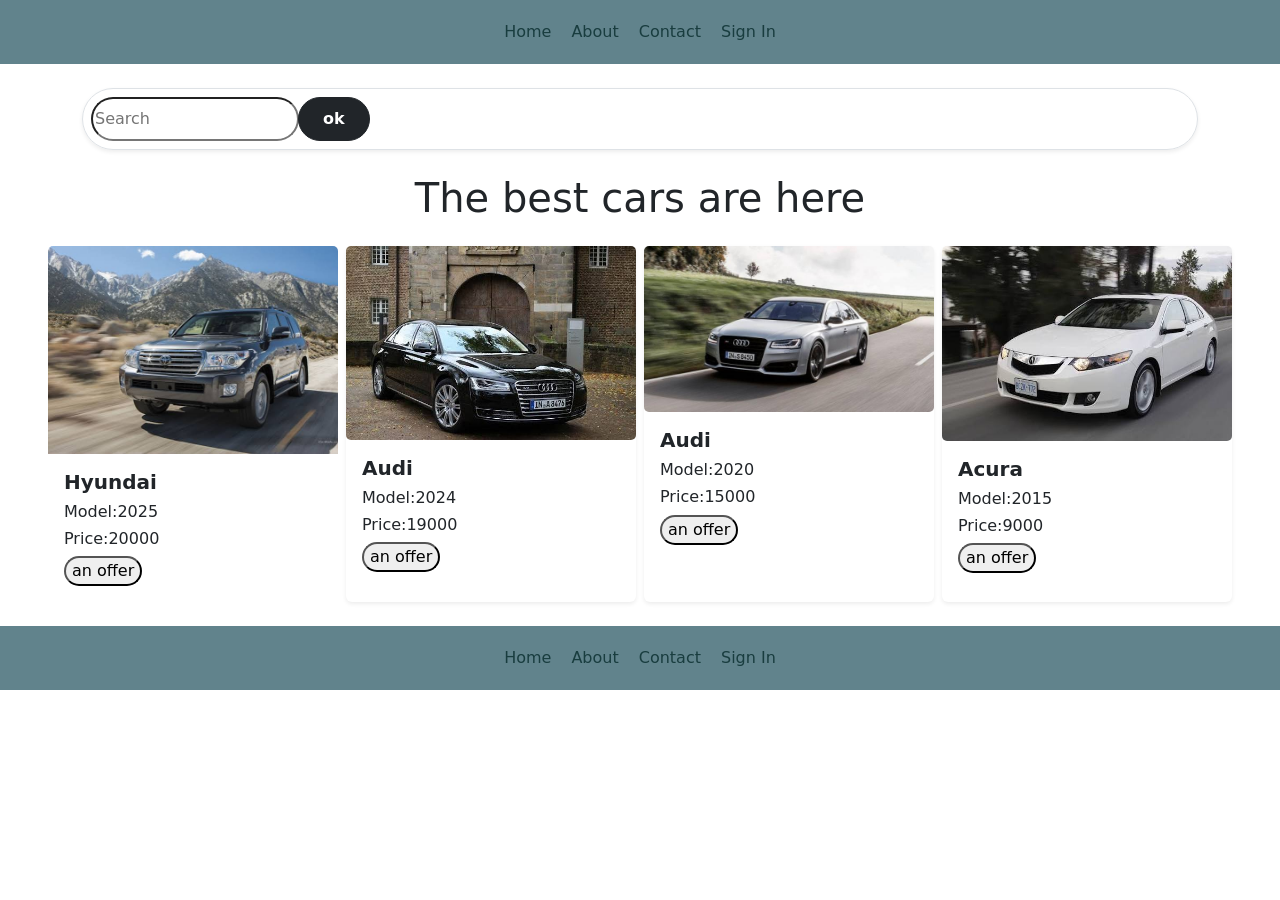
<file: final/index.html>
<!DOCTYPE html>
<html lang="en">
<head>
    <meta charset="UTF-8">
    <meta name="viewport" content="width=device-width, initial-scale=1.0">
    <title>Document</title>
    <link rel="stylesheet" href="./style.css">
    <link href="https://cdn.jsdelivr.net/npm/bootstrap@5.3.8/dist/css/bootstrap.min.css" 
    rel="stylesheet" 
    integrity="sha384-sRIl4kxILFvY47J16cr9ZwB07vP4J8+LH7qKQnuqkuIAvNWLzeN8tE5YBujZqJLB"
     crossorigin="anonymous">

</head>
<body class="kjj  bg-white text-dark">
    <header class="header">
        <nav class="nav ">
            <a href="./index.html">Home</a>
            <a href="./about.html">About</a>
            <a href="./contact.html">Contact</a>
            <a id="car1" href="./s.html">Sign In</a>
           
        </nav>
    </header>


        <main>
            <div class="container my-4">
               <div class="row justify-content-center">
<div class-="col-md-8 col-lg-6">

<div class="input-group  shadow-sm rounded-pill p-2 bg-wight border">
    <input  type="text"  class="form-class py-2 rounded-pill" placeholder="Search">
    <button class="btn btn-dark px-4 rounded-pill fw-bold" type="button">ok</button>
</div>

</div>
</div>
            </div>
<h2 class="h1 shadow-ms text-center"> The best cars are here</h2>


<section class=" section  container-fluid my-4 p-0 px-5 g-3">
<div class="row row-cols-1 row-cols-md-2  row-cols-lg-4 g-2  ">
    <div class="col">
        <div class="card h-100  border-0 ">
<img src="./l.jpg" class="card-img-top" alt="car">
<div class="card-body">
<h5 class="card-title fw-bold">Hyundai</h5>
<h6>Model:2025</h6>
<h6>Price:20000</h6>

<p class="card-text text-muted">
    <button class="buu">an offer</button>
</div>
        </div>
</div>

<div class="col">
<div class="card h-100 shadow-sm border-0">
<img src="./images (2).jpg" class="card-img" >

<div class="card-body">
<h5 class="card-title fw-bold">Audi</h5>
<h6>Model:2024</h6>
<h6>Price:19000</h6>
<p class="card-text text-muted">
      <button class="buu">an offer</button>
</div>
</div>
     
</div>
<div class="col">
<div class="card h-100 shadow-sm border-0">
<img src="./images (1).jpg" class="card-img">
<div class="card-body">
<h5 class="card-title fw-bold">Audi</h5>
<h6>Model:2020</h6>
<h6>Price:15000</h6>
<p class="card-text text-muted">
      <button class="buu">an offer</button>
</div>
</div>
     

    </div>
<div class="col">
<div class="card h-100 shadow-sm border-0">
<img src="./images.jpg " class="card-img">
<div class="card-body">
<h5 class="card-title fw-bold">Acura </h5>
<h6>Model:2015</h6>
<h6>Price:9000</h6>
<p class="card-text text-muted">
      <button class="buu  ">an offer</button>
</div>
</div>
</div>

 
</div>
</div>
</section>
        </main>
        <footer class="footer">
            

      <nav class="nav">
            <a href="index.html">Home</a>
            <a href="about.html">About</a>
            <a href="contact.html">Contact</a>
            <a href="final/f.html">Sign In</a>
        </nav>



        </footer>
        <script src="./main.js"></script>
    </body>
    </html>
</file>
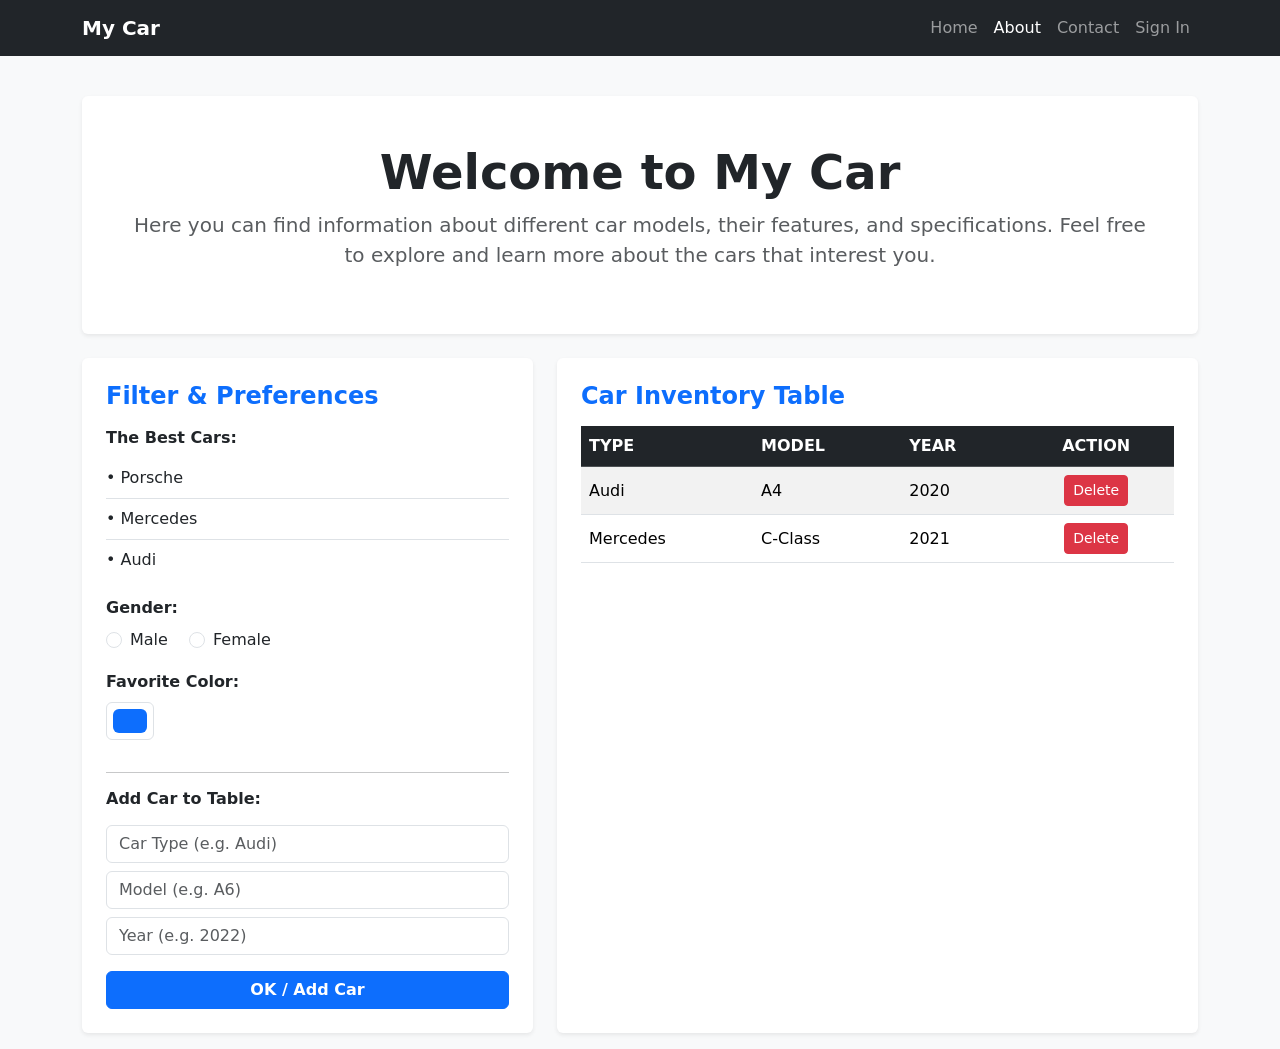
<file: final/about.html>
<!DOCTYPE html>
<html lang="en">
<head>
  <meta charset="UTF-8">
  <meta name="viewport" content="width=device-width, initial-scale=1.0">
  <title>About - My Car</title>

  <link href="https://cdn.jsdelivr.net/npm/bootstrap@5.3.0/dist/css/bootstrap.min.css" rel="stylesheet">
</head>
<body class="bg-light">

  <nav class="navbar navbar-expand-lg navbar-dark bg-dark mb-4">
    <div class="container">
      <a class="navbar-brand fw-bold" href="#">My Car</a>
      <button class="navbar-toggler" type="button" data-bs-toggle="collapse" data-bs-target="#navbarNav">
        <span class="navbar-toggler-icon"></span>
      </button>
      <div class="collapse navbar-collapse" id="navbarNav">
        <ul class="navbar-nav ms-auto">
        <li class="nav-item"><a class="nav-link" href="index.html">Home</a></li>
    <li class="nav-item"><a class="nav-link active" href="about.html">About</a></li>
        <li class="nav-item"><a class="nav-link" href="#">Contact</a></li>
          <li class="nav-item"><a class="nav-link" href="signin.html">Sign In</a></li>
        </ul>
      </div>
    </div>
  </nav>


  <div class="container py-3">

    <div class="p-4 p-md-5 mb-4 rounded text-center bg-white shadow-sm">
      <h1 class="display-5 fw-bold text-dark">Welcome to My Car</h1>
      <p class="lead text-muted">
        Here you can find information about different car models, their features, and specifications. 
        Feel free to explore and learn more about the cars that interest you.
      </p>
    </div>

    <div class="row g-4">
      

      <div class="col-md-5">
        <div class="card border-0 shadow-sm p-4">
          <h4 class="card-title fw-bold mb-3 text-primary">Filter & Preferences</h4>
          
          
          <div class="mb-3">
            <label class="form-label fw-bold">The Best Cars:</label>
            <ul class="list-group list-group-flush">
              <li class="list-group-item bg-transparent ps-0">• Porsche</li>
              <li class="list-group-item bg-transparent ps-0">• Mercedes</li>
              <li class="list-group-item bg-transparent ps-0">• Audi</li>
            </ul>
          </div>

  
          <div class="mb-3">
            <label class="form-label fw-bold d-block">Gender:</label>
            <div class="form-check form-check-inline">
              <input class="form-check-input" type="radio" name="gender" id="male" value="Male">
              <label class="form-check-label" for="male">Male</label>
            </div>
            <div class="form-check form-check-inline">
              <input class="form-check-input" type="radio" name="gender" id="female" value="Female">
              <label class="form-check-label" for="female">Female</label>
            </div>
          </div>

       
          <div class="mb-3">
            <label for="carColor" class="form-label fw-bold">Favorite Color:</label>
            <input type="color" class="form-control form-control-color" id="carColor" value="#0d6efd" title="Choose color">
          </div>

          <hr>
          <h6 class="fw-bold mb-3">Add Car to Table:</h6>
          <div class="mb-2">
            <input type="text" id="typeInput" class="form-control" placeholder="Car Type (e.g. Audi)">
          </div>
          <div class="mb-2">
            <input type="text" id="modelInput" class="form-control" placeholder="Model (e.g. A6)">
          </div>
          <div class="mb-3">
            <input type="number" id="yearInput" class="form-control" placeholder="Year (e.g. 2022)">
          </div>

          <button id="addCarBtn" class="btn btn-primary w-100 fw-bold">OK / Add Car</button>
        </div>
      </div>

   
      <div class="col-md-7">
        <div class="card border-0 shadow-sm p-4 h-100">
          <h4 class="card-title fw-bold mb-3 text-primary">Car Inventory Table</h4>
          
          <div class="table-responsive">
            <table class="table table-hover table-striped align-middle" id="carTable">
              <thead class="table-dark">
                <tr>
                  <th scope="col">TYPE</th>
                  <th scope="col">MODEL</th>
                  <th scope="col">YEAR</th>
                  <th scope="col" class="text-center">ACTION</th>
                </tr>
              </thead>
              <tbody>
                <tr>
                  <td>Audi</td>
                  <td>A4</td>
                  <td>2020</td>
                  <td class="text-center">
                    <button class="btn btn-danger btn-sm delete-btn">Delete</button>
                  </td>
                </tr>
                <tr>
                  <td>Mercedes</td>
                  <td>C-Class</td>
                  <td>2021</td>
                  <td class="text-center">
                    <button class="btn btn-danger btn-sm delete-btn">Delete</button>
                  </td>
                </tr>
              </tbody>
            </table>
          </div>
        </div>
      </div>

    </div>
  </div>

  <script>
    document.getElementById('addCarBtn').addEventListener('click', function() {
      const type = document.getElementById('typeInput').value;
      const model = document.getElementById('modelInput').value;
      const year = document.getElementById('yearInput').value;

      if(type === '' || model === '' || year === '') {
        alert('Please fill all fields!');
        return;
      }

      const tableBody = document.querySelector('#carTable tbody');
      const newRow = document.createElement('tr');

      newRow.innerHTML = `
        <td>${type}</td>
        <td>${model}</td>
        <td>${year}</td>
        <td class="text-center">
          <button class="btn btn-danger btn-sm delete-btn">Delete</button>
        </td>
      `;

      tableBody.appendChild(newRow);

   
      document.getElementById('typeInput').value = '';
      document.getElementById('modelInput').value = '';
      document.getElementById('yearInput').value = '';
    });

    document.querySelector('#carTable').addEventListener('click', function(e) {
      if(e.target.classList.contains('delete-btn')) {
        e.target.closest('tr').remove();
      }
    });
  </script>


  <script src="https://cdn.jsdelivr.net/npm/bootstrap@5.3.0/dist/js/bootstrap.bundle.min.js"></script>
</body>
</html>
</file>
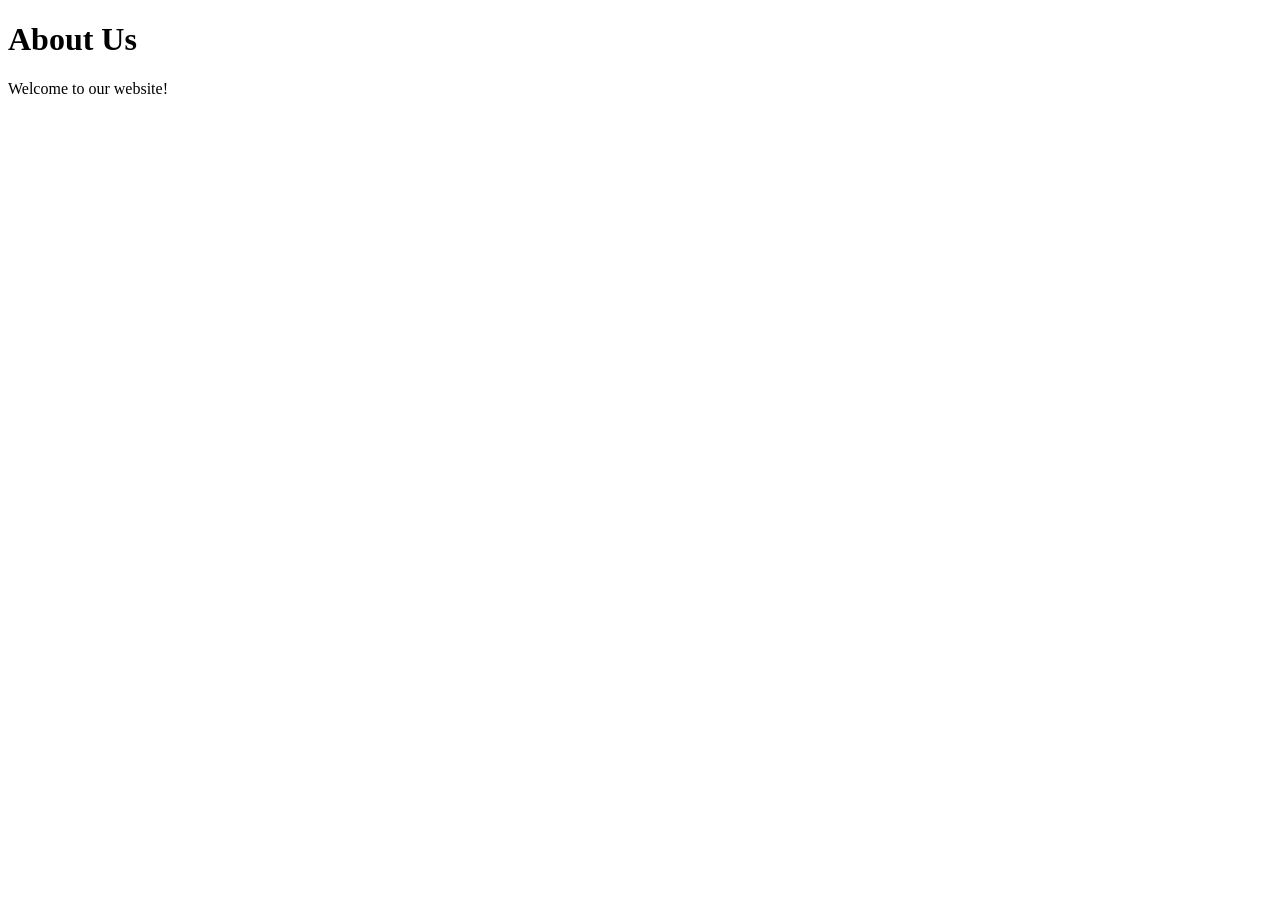
<file: final/p.html>
<!DOCTYPE html>
<html lang="en">
<head>
    <meta charset="UTF-8">
    <meta name="viewport" content="width=device-width, initial-scale=1.0">
    <title>Document</title>
</head>
<body>
    <h1>About Us</h1>
    <p>Welcome to our website!</p>
    
</body>
</html>
</file>
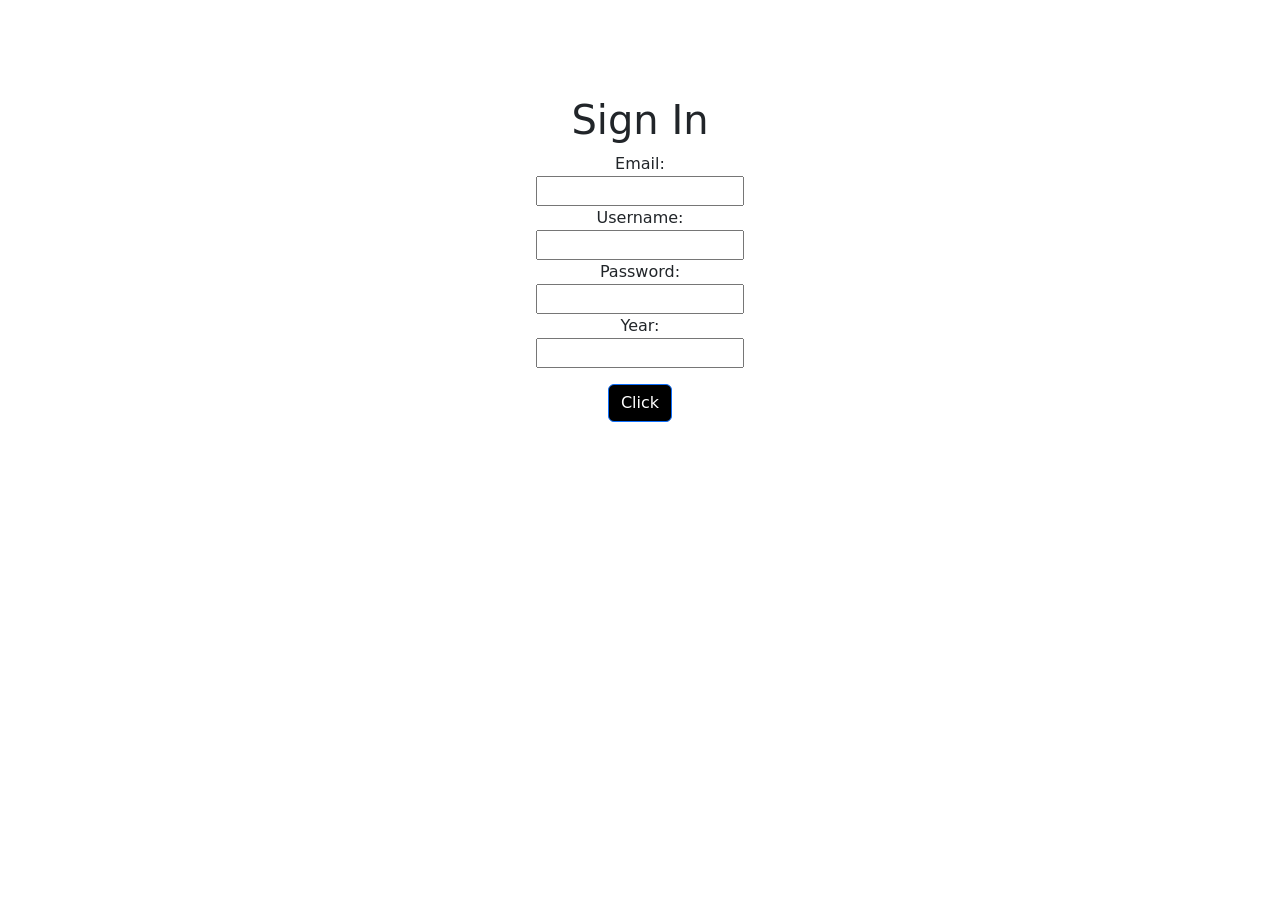
<file: final/s.html>
<!DOCTYPE html>
<html lang="en">
<head>
    <meta charset="UTF-8">
    <meta name="viewport" content="width=device-width, initial-scale=1.0">
    <title>Document</title>
      <link href="https://cdn.jsdelivr.net/npm/bootstrap@5.3.8/dist/css/bootstrap.min.css" 
    rel="stylesheet" 
    integrity="sha384-sRIl4kxILFvY47J16cr9ZwB07vP4J8+LH7qKQnuqkuIAvNWLzeN8tE5YBujZqJLB"
     crossorigin="anonymous">
</head>
<body class="container bg-white text-dark">
    <div class=" d-flex justify-content-center align-items-center flex-column p-5 m-5">
        <h1>Sign In</h1>
        <label for="email">Email:</label>
        <input type="email" id="email" name="email">
        <label for="username">Username:</label>
        <input type="text" id="username" name="username">
    <label for="password">Password:</label>
    <input type="password" id="password" name="password">
    <label for="year">Year:</label>
    <input type="number" id="year" name="year">
    <button id="button" class="btn btn-primary m-3">Click</button>
   </div>
<script src="./main.js"></script>
    </body>
</html>
</file>
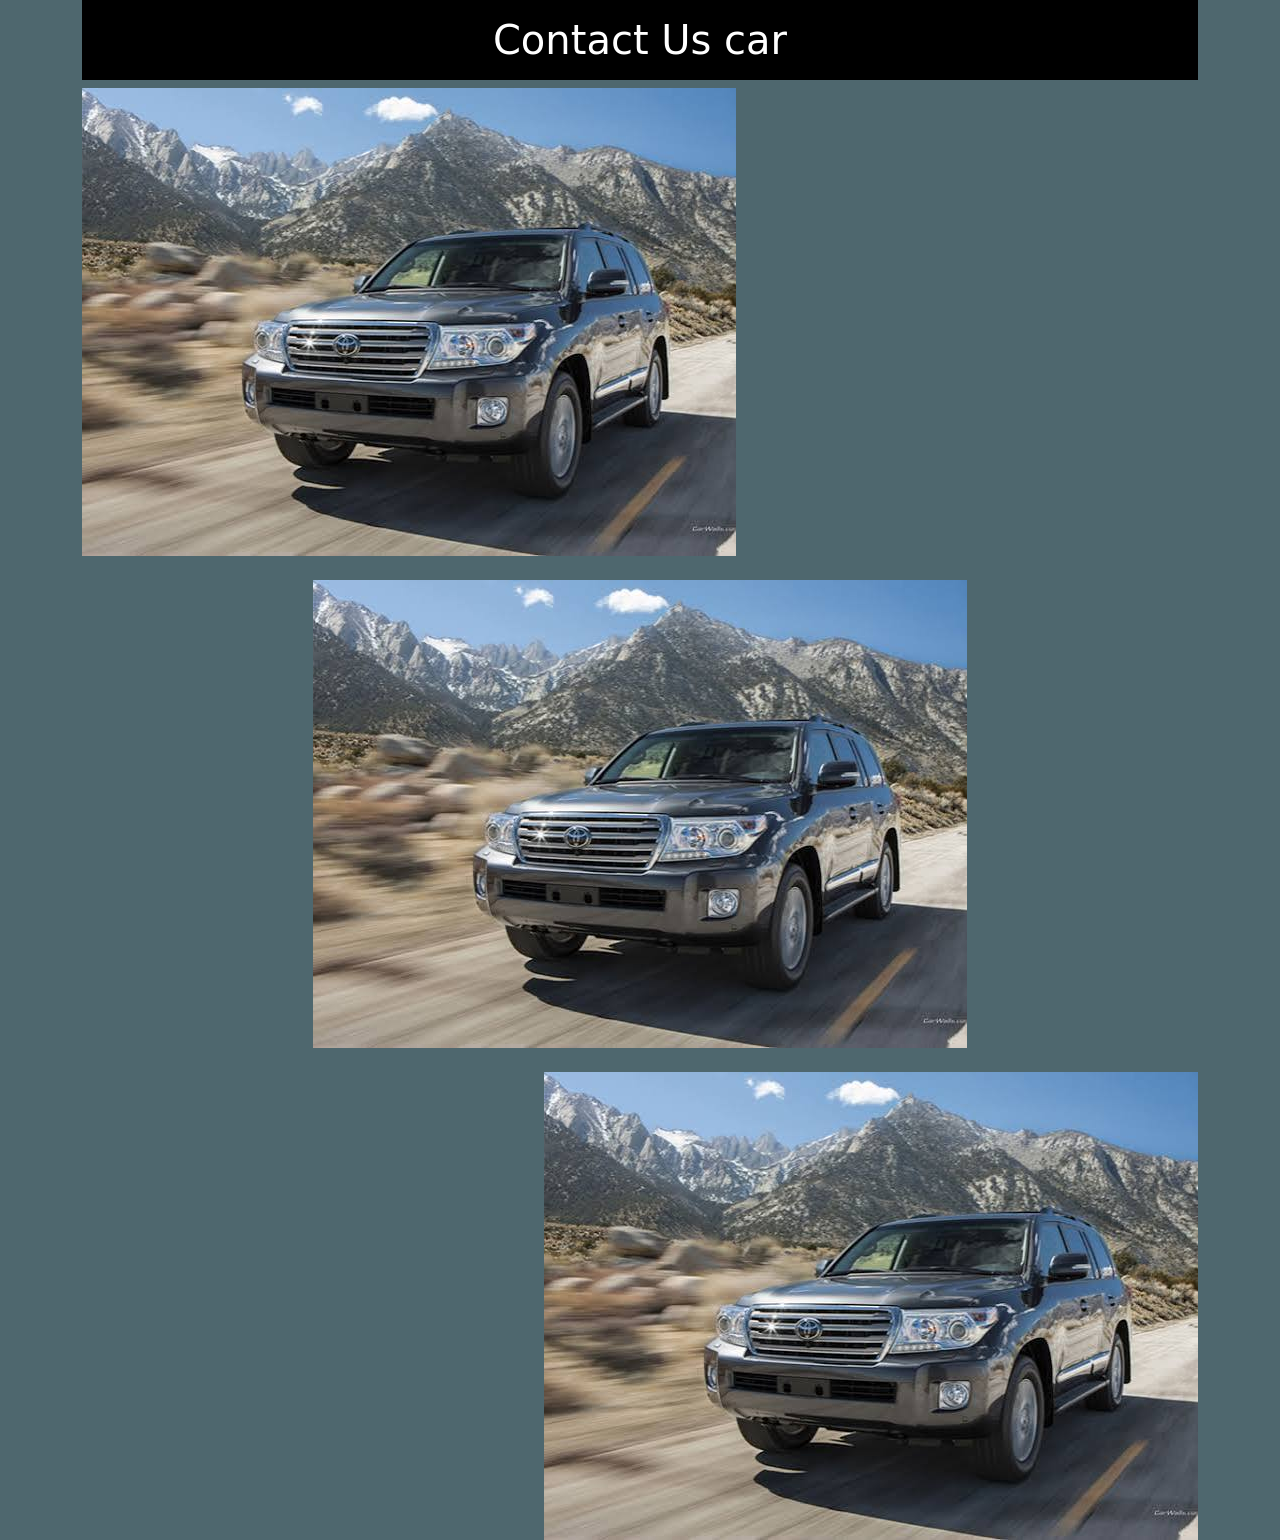
<file: final/y.html>
<!DOCTYPE html>
<html lang="en">
<head>
    <meta charset="UTF-8">
    <meta name="viewport" content="width=device-width, initial-scale=1.0">
    <title>Document</title><link rel="stylesheet" href="./style.css">
     <link href="https://cdn.jsdelivr.net/npm/bootstrap@5.3.8/dist/css/bootstrap.min.css" 
    rel="stylesheet" 
    integrity="sha384-sRIl4kxILFvY47J16cr9ZwB07vP4J8+LH7qKQnuqkuIAvNWLzeN8tE5YBujZqJLB"
     crossorigin="anonymous">
     
</head>
<body class="container bggg" >
<header  >
   <h1 class="d-flex justify-content-center  text-align-center bg-black text-white p-3 ">Contact Us car</h1>
</header>

<main>
  <div class="d-grid gap-4" >
<div class="text-start">

<img  class="moveCar" src="./l.jpg">

</div>

<div class="text-center">
 <img class="moveCar"  src="./l.jpg"></div>
<div class="text-end"> <img class="moveCar"  src="./l.jpg"></div>
  </div>
</main>
<footer>
  
    </footer>
    <script src="./main.js"></script>
</body>
</html>
</file>
<file: final/style.css>
.header{
padding: 10px;
background-color: #61838c;




}

.nav{




  display: flex;
    justify-content: center;
align-items: center;
    flex-direction: row;
   


}
.nav a{
  
    color: #193d3f;
    padding: 10px;
   
    text-decoration: none;
   round: 5px;
   
}

.section img:hover{
  width: 100%;
  height: 100%;                      
  border-radius: 30px;
  transform: scale(1.1);
box-shadow
}


.footer{
    padding: 10px;
background-color: #61838c;


}
@keyframes moveCar {
0%{
    transform:translatey(0px)
}
100%{
    transform:translatey(20px)
}
}
.moveCar{
    animation: moveCar 1s ease-in-out infinite alternate;
}
.bggg{
    background-color: #4e676e;
}
.header4{
    background-color: #688891;
}

.kjj{

animation: h duration timing-function delay iteration-count direction fill-mode;


}

.buu{
    border-radius: 20px;
r
}
</file>
